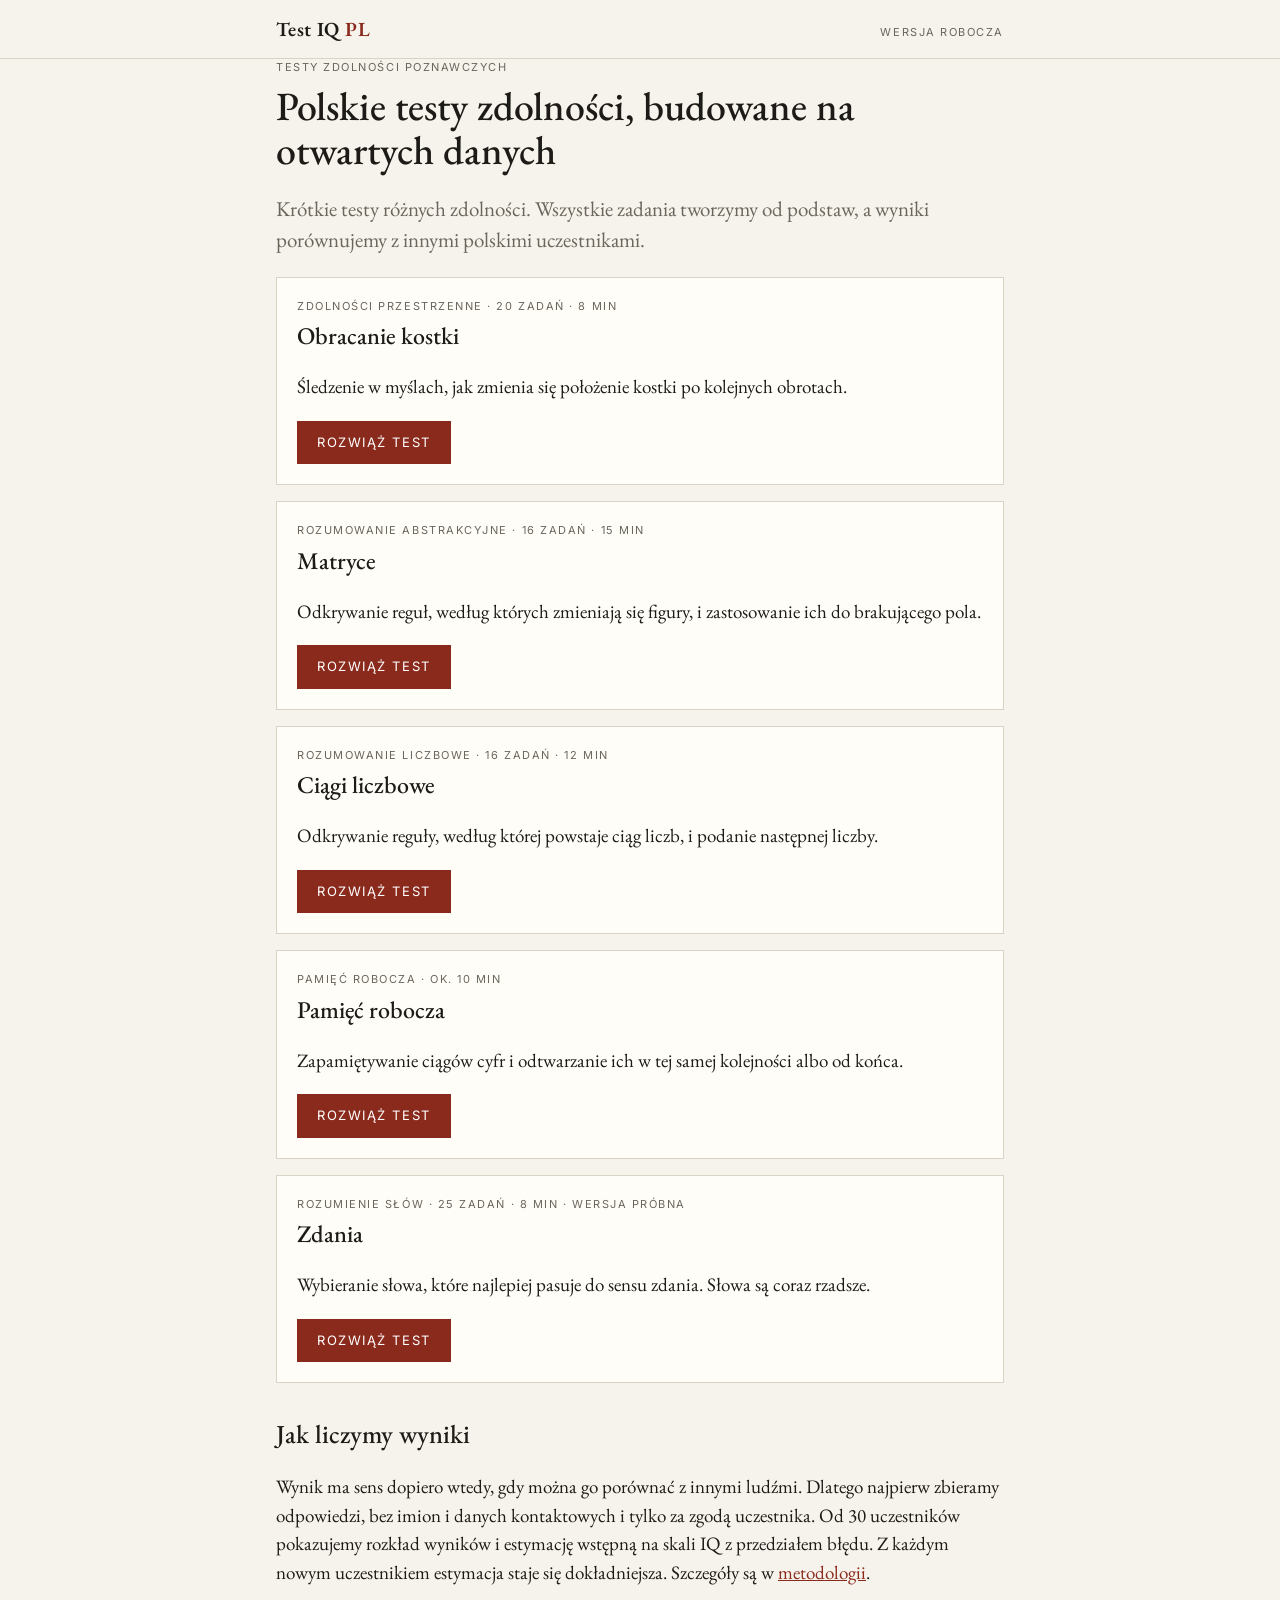
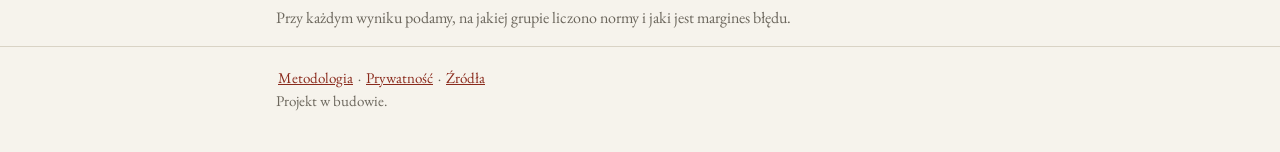
<file: index.html>
<!doctype html>
<html lang="pl">
<head>
<meta charset="utf-8">
<meta name="viewport" content="width=device-width, initial-scale=1">
<meta http-equiv="Content-Security-Policy" content="default-src 'self'; script-src 'self'; style-src 'self'; img-src 'self' data:; font-src 'self'; connect-src 'self' https://api.testyzdolnosci.pl; object-src 'none'; base-uri 'none'; form-action 'none'">
<meta name="referrer" content="strict-origin-when-cross-origin">
<title>Test IQ PL — testy zdolności poznawczych</title>
<link rel="stylesheet" href="assets/fonts.css">
<link rel="stylesheet" href="assets/style.css">
</head>
<body>
<header class="site"><div class="wrap">
  <a class="brand" href="./">Test IQ <span>PL</span></a>
  <span class="kicker">Wersja robocza</span>
</div></header>

<main class="wrap">
  <div class="kicker">Testy zdolności poznawczych</div>
  <h1>Polskie testy zdolności, budowane na otwartych danych</h1>
  <p class="lead">Krótkie testy różnych zdolności. Wszystkie zadania tworzymy od podstaw, a wyniki porównujemy z innymi polskimi uczestnikami.</p>

  <div class="card">
    <div class="kicker">Zdolności przestrzenne · 20 zadań · 8 min</div>
    <h3>Obracanie kostki</h3>
    <p>Śledzenie w myślach, jak zmienia się położenie kostki po kolejnych obrotach.</p>
    <a class="btn" href="kostka/">Rozwiąż test</a>
  </div>

  <div class="card">
    <div class="kicker">Rozumowanie abstrakcyjne · 16 zadań · 15 min</div>
    <h3>Matryce</h3>
    <p>Odkrywanie reguł, według których zmieniają się figury, i zastosowanie ich do brakującego pola.</p>
    <a class="btn" href="matryce/">Rozwiąż test</a>
  </div>

  <div class="card">
    <div class="kicker">Rozumowanie liczbowe · 16 zadań · 12 min</div>
    <h3>Ciągi liczbowe</h3>
    <p>Odkrywanie reguły, według której powstaje ciąg liczb, i podanie następnej liczby.</p>
    <a class="btn" href="ciagi/">Rozwiąż test</a>
  </div>

  <div class="card">
    <div class="kicker">Pamięć robocza · ok. 10 min</div>
    <h3>Pamięć robocza</h3>
    <p>Zapamiętywanie ciągów cyfr i odtwarzanie ich w tej samej kolejności albo od końca.</p>
    <a class="btn" href="pamiec/">Rozwiąż test</a>
  </div>

  <div class="card">
    <div class="kicker">Rozumienie słów · 25 zadań · 8 min · wersja próbna</div>
    <h3>Zdania</h3>
    <p>Wybieranie słowa, które najlepiej pasuje do sensu zdania. Słowa są coraz rzadsze.</p>
    <a class="btn" href="zdania/">Rozwiąż test</a>
  </div>

  <section id="profile" hidden></section>

  <h2>Jak liczymy wyniki</h2>
  <p>Wynik ma sens dopiero wtedy, gdy można go porównać z innymi ludźmi. Dlatego najpierw zbieramy odpowiedzi, bez imion i danych kontaktowych i tylko za zgodą uczestnika. Od 30 uczestników pokazujemy rozkład wyników i estymację wstępną na skali IQ z przedziałem błędu. Z każdym nowym uczestnikiem estymacja staje się dokładniejsza. Szczegóły są w <a href="metodologia/">metodologii</a>.</p>
  <p class="note">Przy każdym wyniku podamy, na jakiej grupie liczono normy i jaki jest margines błędu.</p>
</main>

<footer><div class="wrap">
  <nav class="footnav"><a href="metodologia/">Metodologia</a> · <a href="prywatnosc/">Prywatność</a> · <a href="zrodla/">Źródła</a></nav>Projekt w budowie.</div></footer>
<script src="assets/config.js"></script>
<script src="assets/testiq-common.js"></script>
<script src="assets/profile.js"></script>
<script src="app.js"></script>
</body>
</html>
</file>
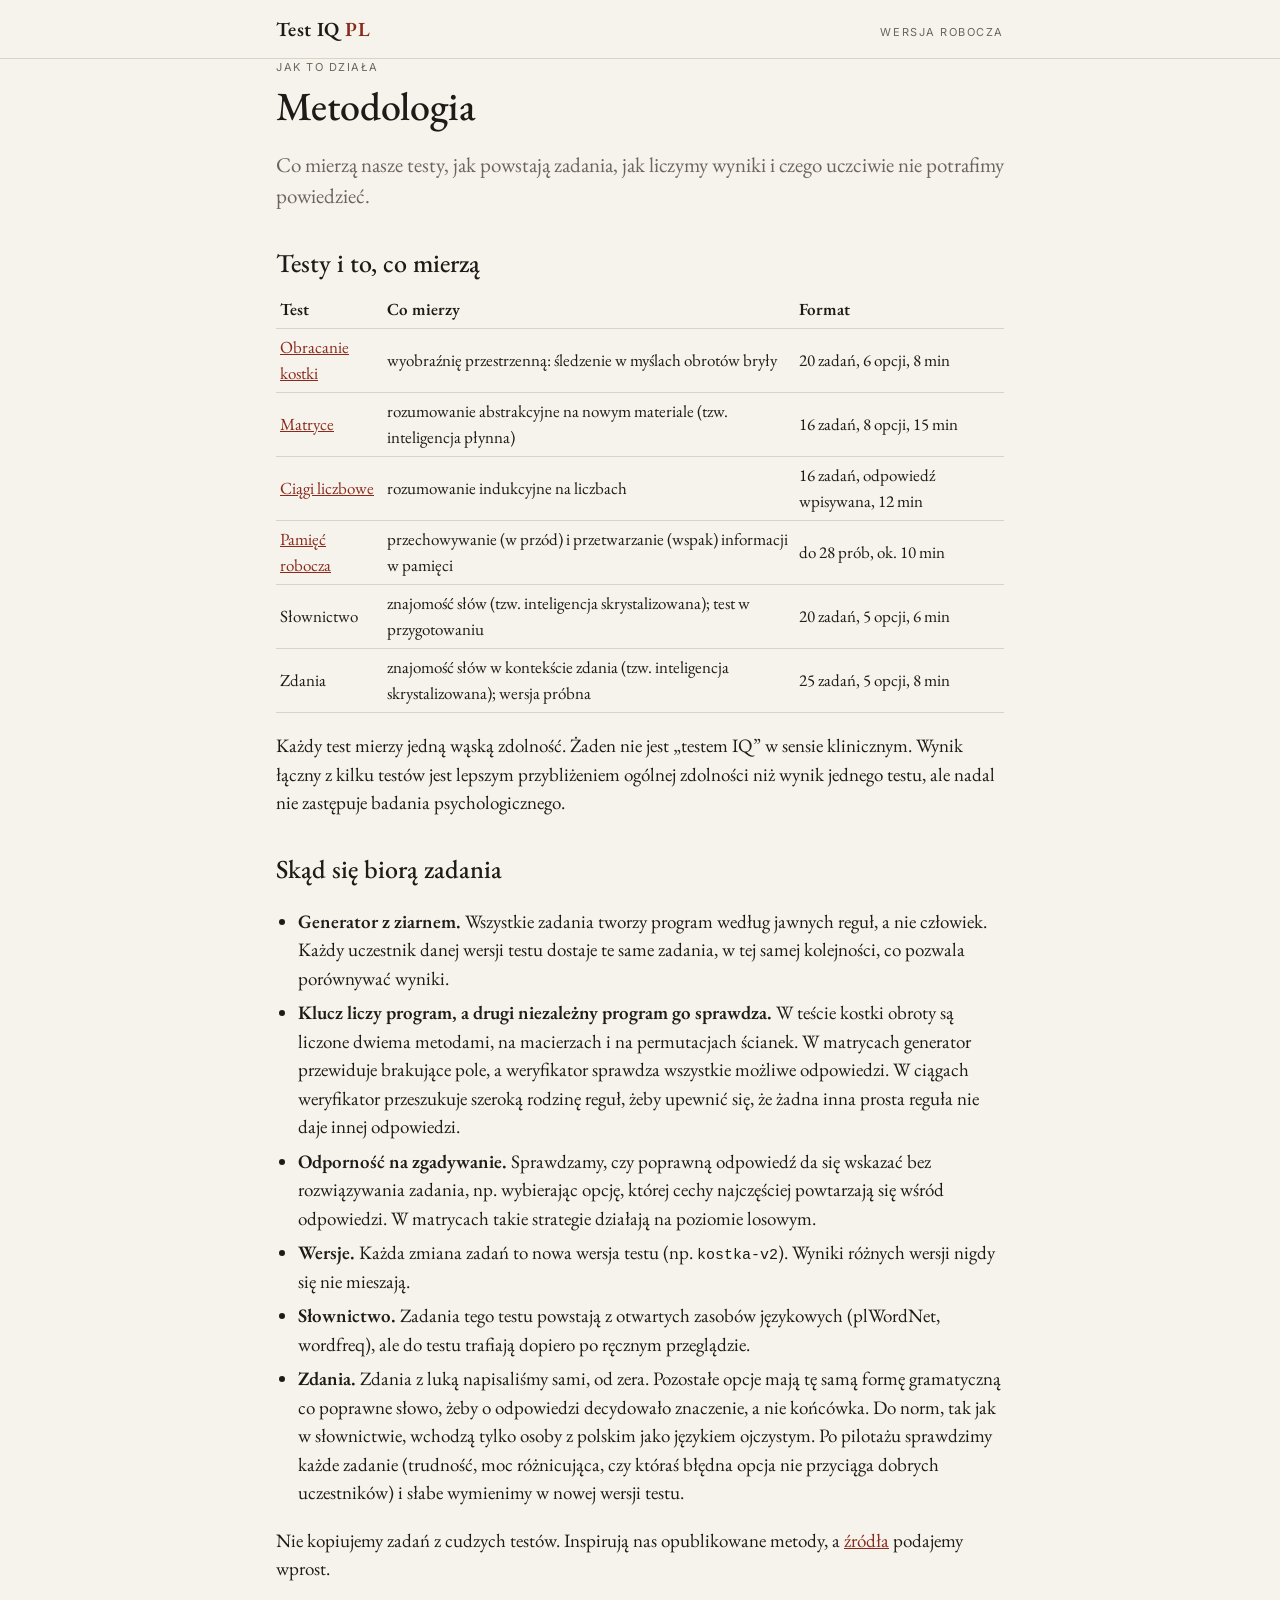
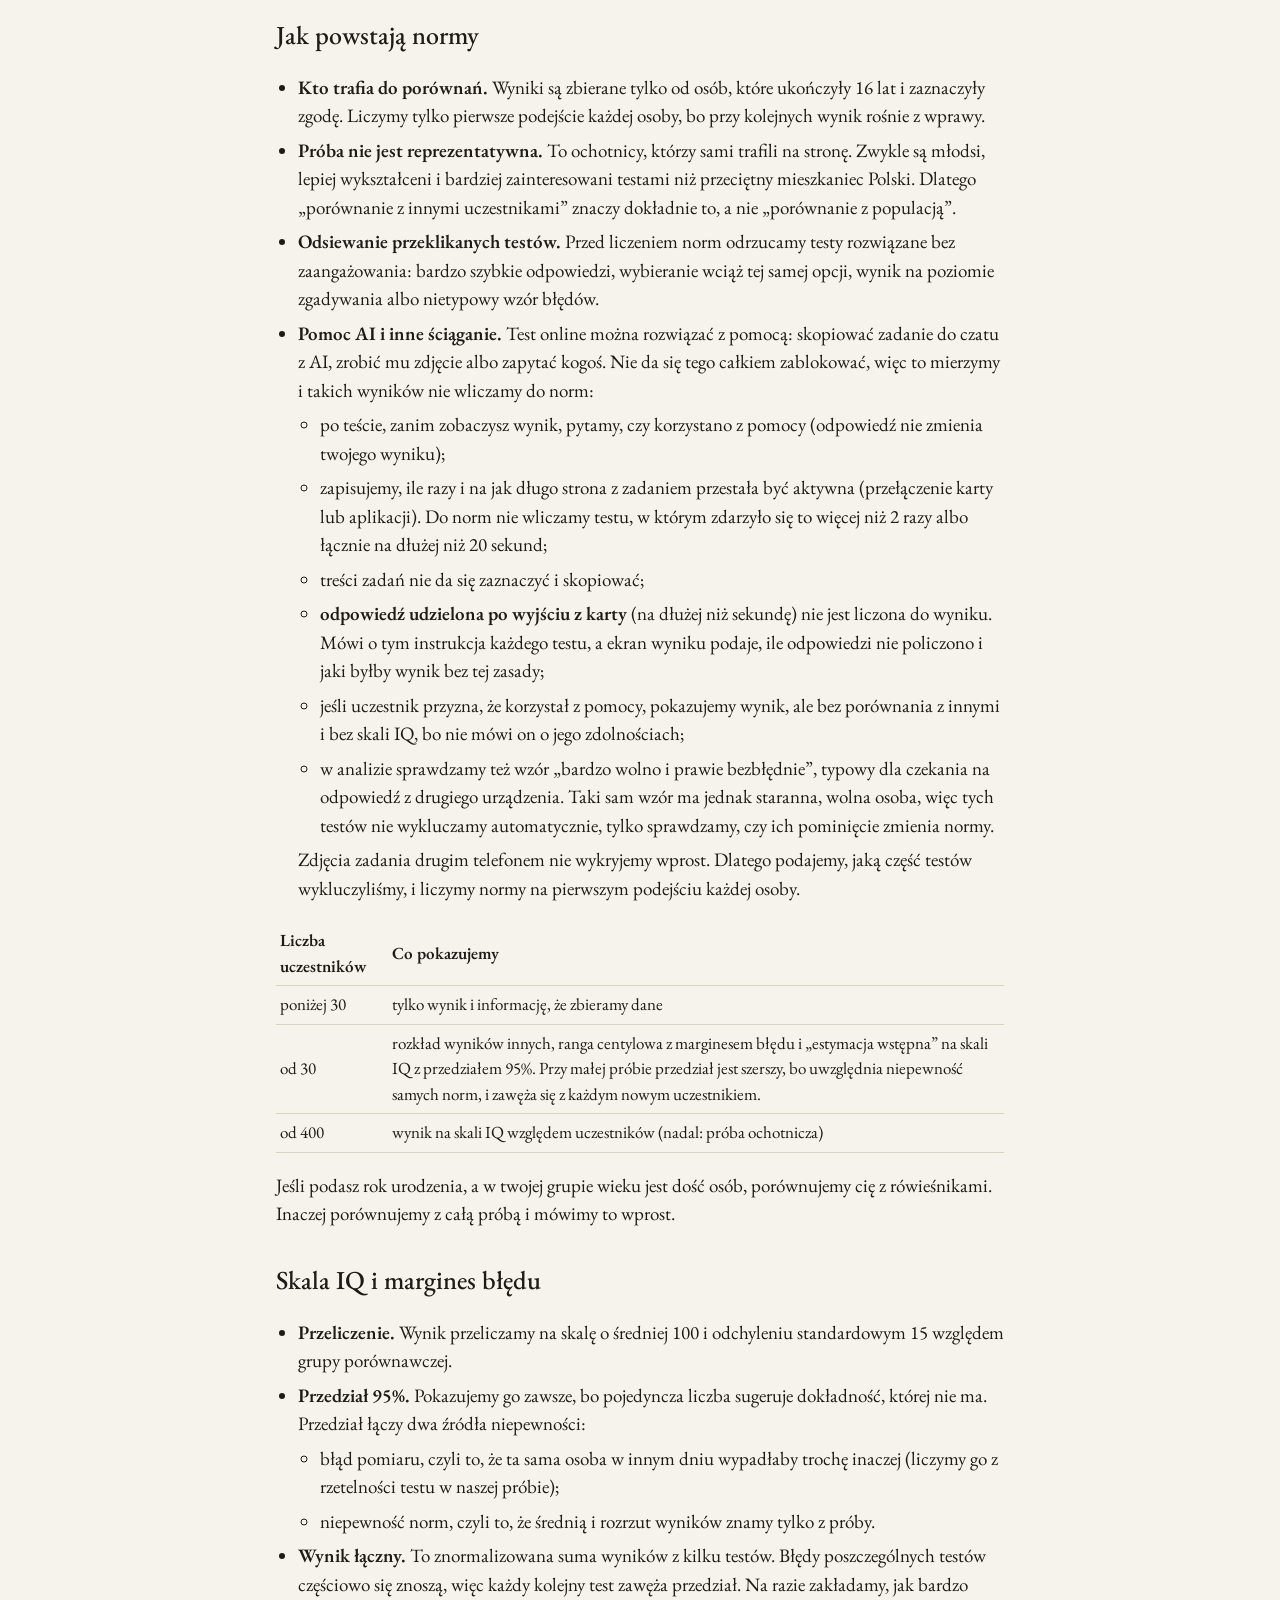
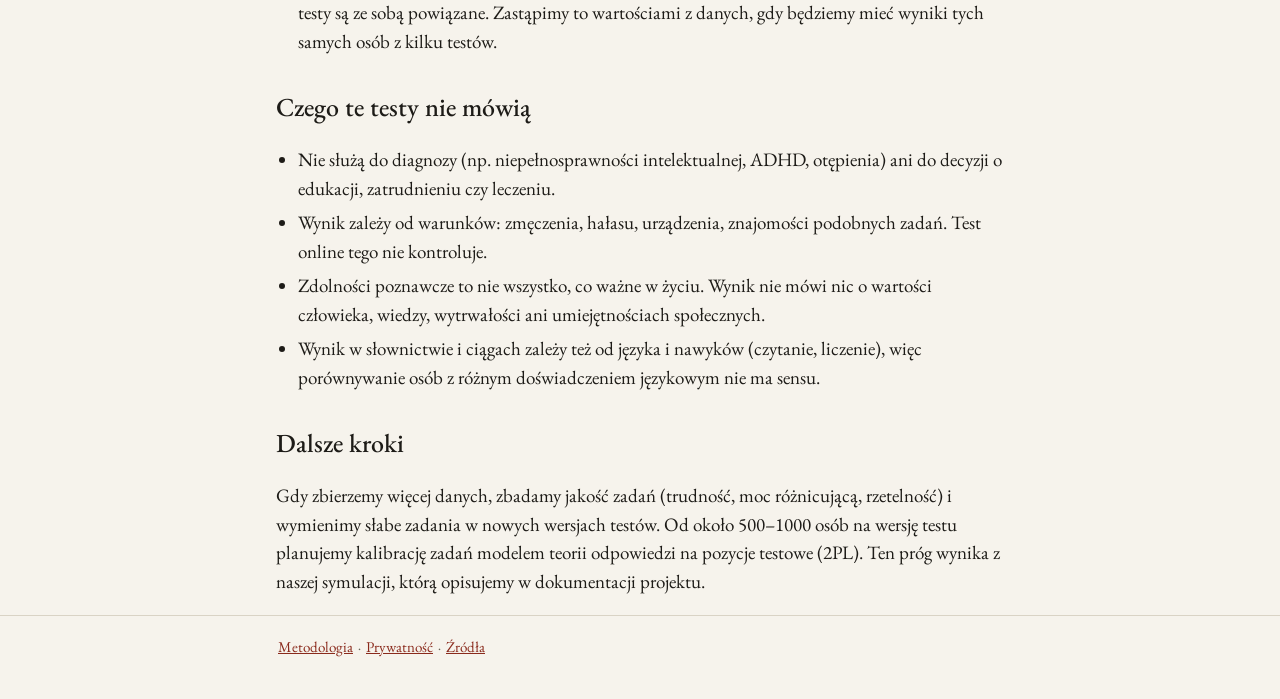
<file: metodologia/index.html>
<!doctype html>
<html lang="pl">
<head>
<meta charset="utf-8">
<meta name="viewport" content="width=device-width, initial-scale=1">
<meta http-equiv="Content-Security-Policy" content="default-src 'self'; script-src 'self'; style-src 'self'; img-src 'self' data:; font-src 'self'; connect-src 'self' https://api.testyzdolnosci.pl; object-src 'none'; base-uri 'none'; form-action 'none'">
<meta name="referrer" content="strict-origin-when-cross-origin">
<title>Metodologia — Test IQ PL</title>
<link rel="stylesheet" href="../assets/fonts.css">
<link rel="stylesheet" href="../assets/style.css">
</head>
<body>
<header class="site"><div class="wrap">
  <a class="brand" href="../">Test IQ <span>PL</span></a>
  <span class="kicker">Wersja robocza</span>
</div></header>
<main class="wrap prose">
<div class="kicker">Jak to działa</div>
<h1>Metodologia</h1>
<p class="lead">Co mierzą nasze testy, jak powstają zadania, jak liczymy wyniki i czego uczciwie nie potrafimy powiedzieć.</p>

<h2>Testy i to, co mierzą</h2>
<table class="res">
  <tr><th>Test</th><th>Co mierzy</th><th>Format</th></tr>
  <tr><td><a href="../kostka/">Obracanie kostki</a></td><td>wyobraźnię przestrzenną: śledzenie w myślach obrotów bryły</td><td>20 zadań, 6 opcji, 8 min</td></tr>
  <tr><td><a href="../matryce/">Matryce</a></td><td>rozumowanie abstrakcyjne na nowym materiale (tzw. inteligencja płynna)</td><td>16 zadań, 8 opcji, 15 min</td></tr>
  <tr><td><a href="../ciagi/">Ciągi liczbowe</a></td><td>rozumowanie indukcyjne na liczbach</td><td>16 zadań, odpowiedź wpisywana, 12 min</td></tr>
  <tr><td><a href="../pamiec/">Pamięć robocza</a></td><td>przechowywanie (w przód) i przetwarzanie (wspak) informacji w pamięci</td><td>do 28 prób, ok. 10 min</td></tr>
  <tr><td>Słownictwo</td><td>znajomość słów (tzw. inteligencja skrystalizowana); test w przygotowaniu</td><td>20 zadań, 5 opcji, 6 min</td></tr>
  <tr><td>Zdania</td><td>znajomość słów w kontekście zdania (tzw. inteligencja skrystalizowana); wersja próbna</td><td>25 zadań, 5 opcji, 8 min</td></tr>
</table>
<p>Każdy test mierzy jedną wąską zdolność. Żaden nie jest „testem IQ” w sensie klinicznym. Wynik łączny z kilku testów jest lepszym przybliżeniem ogólnej zdolności niż wynik jednego testu, ale nadal nie zastępuje badania psychologicznego.</p>

<h2>Skąd się biorą zadania</h2>
<ul>
  <li><strong>Generator z ziarnem.</strong> Wszystkie zadania tworzy program według jawnych reguł, a nie człowiek. Każdy uczestnik danej wersji testu dostaje te same zadania, w tej samej kolejności, co pozwala porównywać wyniki.</li>
  <li><strong>Klucz liczy program, a drugi niezależny program go sprawdza.</strong> W teście kostki obroty są liczone dwiema metodami, na macierzach i na permutacjach ścianek. W matrycach generator przewiduje brakujące pole, a weryfikator sprawdza wszystkie możliwe odpowiedzi. W ciągach weryfikator przeszukuje szeroką rodzinę reguł, żeby upewnić się, że żadna inna prosta reguła nie daje innej odpowiedzi.</li>
  <li><strong>Odporność na zgadywanie.</strong> Sprawdzamy, czy poprawną odpowiedź da się wskazać bez rozwiązywania zadania, np. wybierając opcję, której cechy najczęściej powtarzają się wśród odpowiedzi. W matrycach takie strategie działają na poziomie losowym.</li>
  <li><strong>Wersje.</strong> Każda zmiana zadań to nowa wersja testu (np. <code>kostka-v2</code>). Wyniki różnych wersji nigdy się nie mieszają.</li>
  <li><strong>Słownictwo.</strong> Zadania tego testu powstają z otwartych zasobów językowych (plWordNet, wordfreq), ale do testu trafiają dopiero po ręcznym przeglądzie.</li>
  <li><strong>Zdania.</strong> Zdania z luką napisaliśmy sami, od zera. Pozostałe opcje mają tę samą formę gramatyczną co poprawne słowo, żeby o odpowiedzi decydowało znaczenie, a nie końcówka. Do norm, tak jak w słownictwie, wchodzą tylko osoby z polskim jako językiem ojczystym. Po pilotażu sprawdzimy każde zadanie (trudność, moc różnicująca, czy któraś błędna opcja nie przyciąga dobrych uczestników) i słabe wymienimy w nowej wersji testu.</li>
</ul>
<p>Nie kopiujemy zadań z cudzych testów. Inspirują nas opublikowane metody, a <a href="../zrodla/">źródła</a> podajemy wprost.</p>

<h2>Jak powstają normy</h2>
<ul>
  <li><strong>Kto trafia do porównań.</strong> Wyniki są zbierane tylko od osób, które ukończyły 16 lat i zaznaczyły zgodę. Liczymy tylko pierwsze podejście każdej osoby, bo przy kolejnych wynik rośnie z wprawy.</li>
  <li><strong>Próba nie jest reprezentatywna.</strong> To ochotnicy, którzy sami trafili na stronę. Zwykle są młodsi, lepiej wykształceni i bardziej zainteresowani testami niż przeciętny mieszkaniec Polski. Dlatego „porównanie z innymi uczestnikami” znaczy dokładnie to, a nie „porównanie z populacją”.</li>
  <li><strong>Odsiewanie przeklikanych testów.</strong> Przed liczeniem norm odrzucamy testy rozwiązane bez zaangażowania: bardzo szybkie odpowiedzi, wybieranie wciąż tej samej opcji, wynik na poziomie zgadywania albo nietypowy wzór błędów.</li>
  <li><strong>Pomoc AI i inne ściąganie.</strong> Test online można rozwiązać z pomocą: skopiować zadanie do czatu z AI, zrobić mu zdjęcie albo zapytać kogoś. Nie da się tego całkiem zablokować, więc to mierzymy i takich wyników nie wliczamy do norm:
    <ul>
      <li>po teście, zanim zobaczysz wynik, pytamy, czy korzystano z pomocy (odpowiedź nie zmienia twojego wyniku);</li>
      <li>zapisujemy, ile razy i na jak długo strona z zadaniem przestała być aktywna (przełączenie karty lub aplikacji). Do norm nie wliczamy testu, w którym zdarzyło się to więcej niż 2 razy albo łącznie na dłużej niż 20 sekund;</li>
      <li>treści zadań nie da się zaznaczyć i skopiować;</li>
      <li><strong>odpowiedź udzielona po wyjściu z karty</strong> (na dłużej niż sekundę) nie jest liczona do wyniku. Mówi o tym instrukcja każdego testu, a ekran wyniku podaje, ile odpowiedzi nie policzono i jaki byłby wynik bez tej zasady;</li>
      <li>jeśli uczestnik przyzna, że korzystał z pomocy, pokazujemy wynik, ale bez porównania z innymi i bez skali IQ, bo nie mówi on o jego zdolnościach;</li>
      <li>w analizie sprawdzamy też wzór „bardzo wolno i prawie bezbłędnie”, typowy dla czekania na odpowiedź z drugiego urządzenia. Taki sam wzór ma jednak staranna, wolna osoba, więc tych testów nie wykluczamy automatycznie, tylko sprawdzamy, czy ich pominięcie zmienia normy.</li>
    </ul>
    Zdjęcia zadania drugim telefonem nie wykryjemy wprost. Dlatego podajemy, jaką część testów wykluczyliśmy, i liczymy normy na pierwszym podejściu każdej osoby.</li>
</ul>
<table class="res">
  <tr><th>Liczba uczestników</th><th>Co pokazujemy</th></tr>
  <tr><td>poniżej 30</td><td>tylko wynik i informację, że zbieramy dane</td></tr>
  <tr><td>od 30</td><td>rozkład wyników innych, ranga centylowa z marginesem błędu i „estymacja wstępna” na skali IQ z przedziałem 95%. Przy małej próbie przedział jest szerszy, bo uwzględnia niepewność samych norm, i zawęża się z każdym nowym uczestnikiem.</td></tr>
  <tr><td>od 400</td><td>wynik na skali IQ względem uczestników (nadal: próba ochotnicza)</td></tr>
</table>
<p>Jeśli podasz rok urodzenia, a w twojej grupie wieku jest dość osób, porównujemy cię z rówieśnikami. Inaczej porównujemy z całą próbą i mówimy to wprost.</p>

<h2>Skala IQ i margines błędu</h2>
<ul>
  <li><strong>Przeliczenie.</strong> Wynik przeliczamy na skalę o średniej 100 i odchyleniu standardowym 15 względem grupy porównawczej.</li>
  <li><strong>Przedział 95%.</strong> Pokazujemy go zawsze, bo pojedyncza liczba sugeruje dokładność, której nie ma. Przedział łączy dwa źródła niepewności:
    <ul>
      <li>błąd pomiaru, czyli to, że ta sama osoba w innym dniu wypadłaby trochę inaczej (liczymy go z rzetelności testu w naszej próbie);</li>
      <li>niepewność norm, czyli to, że średnią i rozrzut wyników znamy tylko z próby.</li>
    </ul>
  </li>
  <li><strong>Wynik łączny.</strong> To znormalizowana suma wyników z kilku testów. Błędy poszczególnych testów częściowo się znoszą, więc każdy kolejny test zawęża przedział. Na razie zakładamy, jak bardzo testy są ze sobą powiązane. Zastąpimy to wartościami z danych, gdy będziemy mieć wyniki tych samych osób z kilku testów.</li>
</ul>

<h2>Czego te testy nie mówią</h2>
<ul>
  <li>Nie służą do diagnozy (np. niepełnosprawności intelektualnej, ADHD, otępienia) ani do decyzji o edukacji, zatrudnieniu czy leczeniu.</li>
  <li>Wynik zależy od warunków: zmęczenia, hałasu, urządzenia, znajomości podobnych zadań. Test online tego nie kontroluje.</li>
  <li>Zdolności poznawcze to nie wszystko, co ważne w życiu. Wynik nie mówi nic o wartości człowieka, wiedzy, wytrwałości ani umiejętnościach społecznych.</li>
  <li>Wynik w słownictwie i ciągach zależy też od języka i nawyków (czytanie, liczenie), więc porównywanie osób z różnym doświadczeniem językowym nie ma sensu.</li>
</ul>

<h2>Dalsze kroki</h2>
<p>Gdy zbierzemy więcej danych, zbadamy jakość zadań (trudność, moc różnicującą, rzetelność) i wymienimy słabe zadania w nowych wersjach testów. Od około 500–1000 osób na wersję testu planujemy kalibrację zadań modelem teorii odpowiedzi na pozycje testowe (2PL). Ten próg wynika z naszej symulacji, którą opisujemy w dokumentacji projektu.</p>
</main>
<footer><div class="wrap">
  <nav class="footnav"><a href="../metodologia/">Metodologia</a> · <a href="../prywatnosc/">Prywatność</a> · <a href="../zrodla/">Źródła</a></nav>
</div></footer>
</body>
</html>
</file>
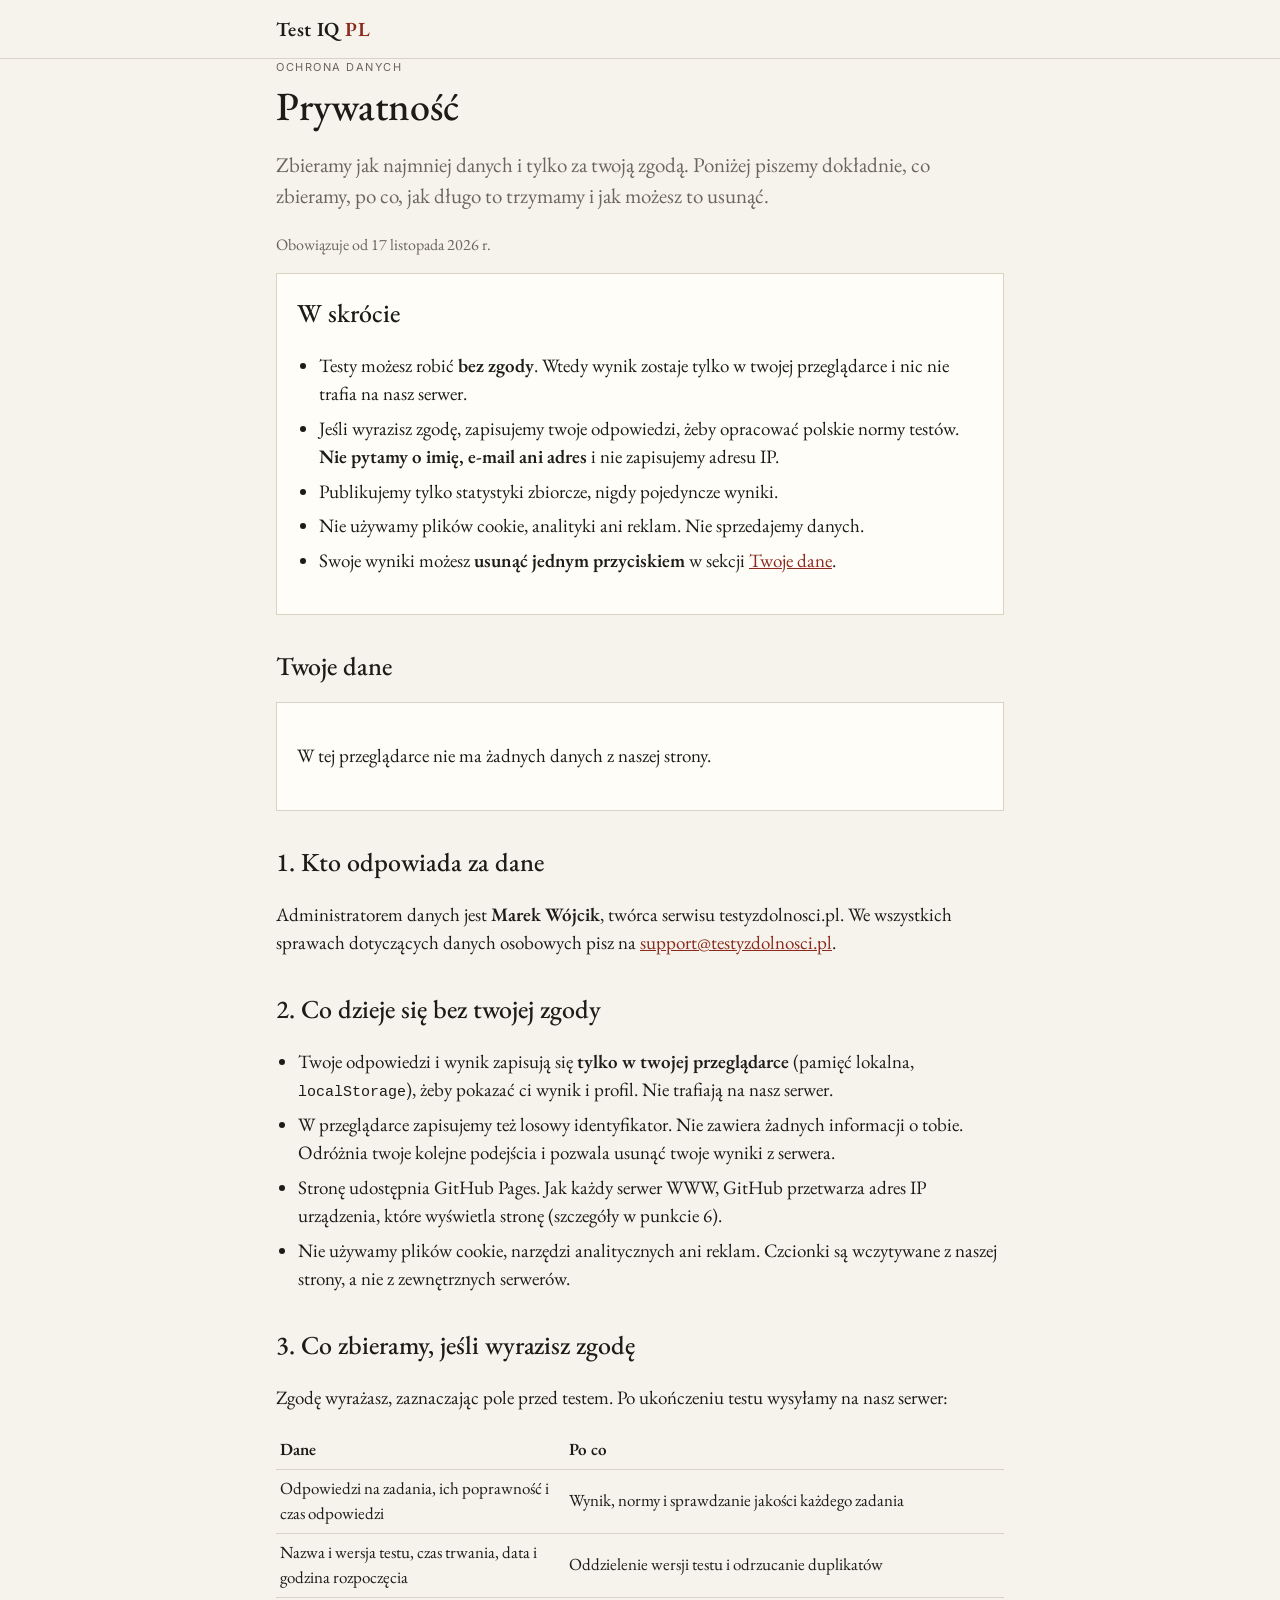
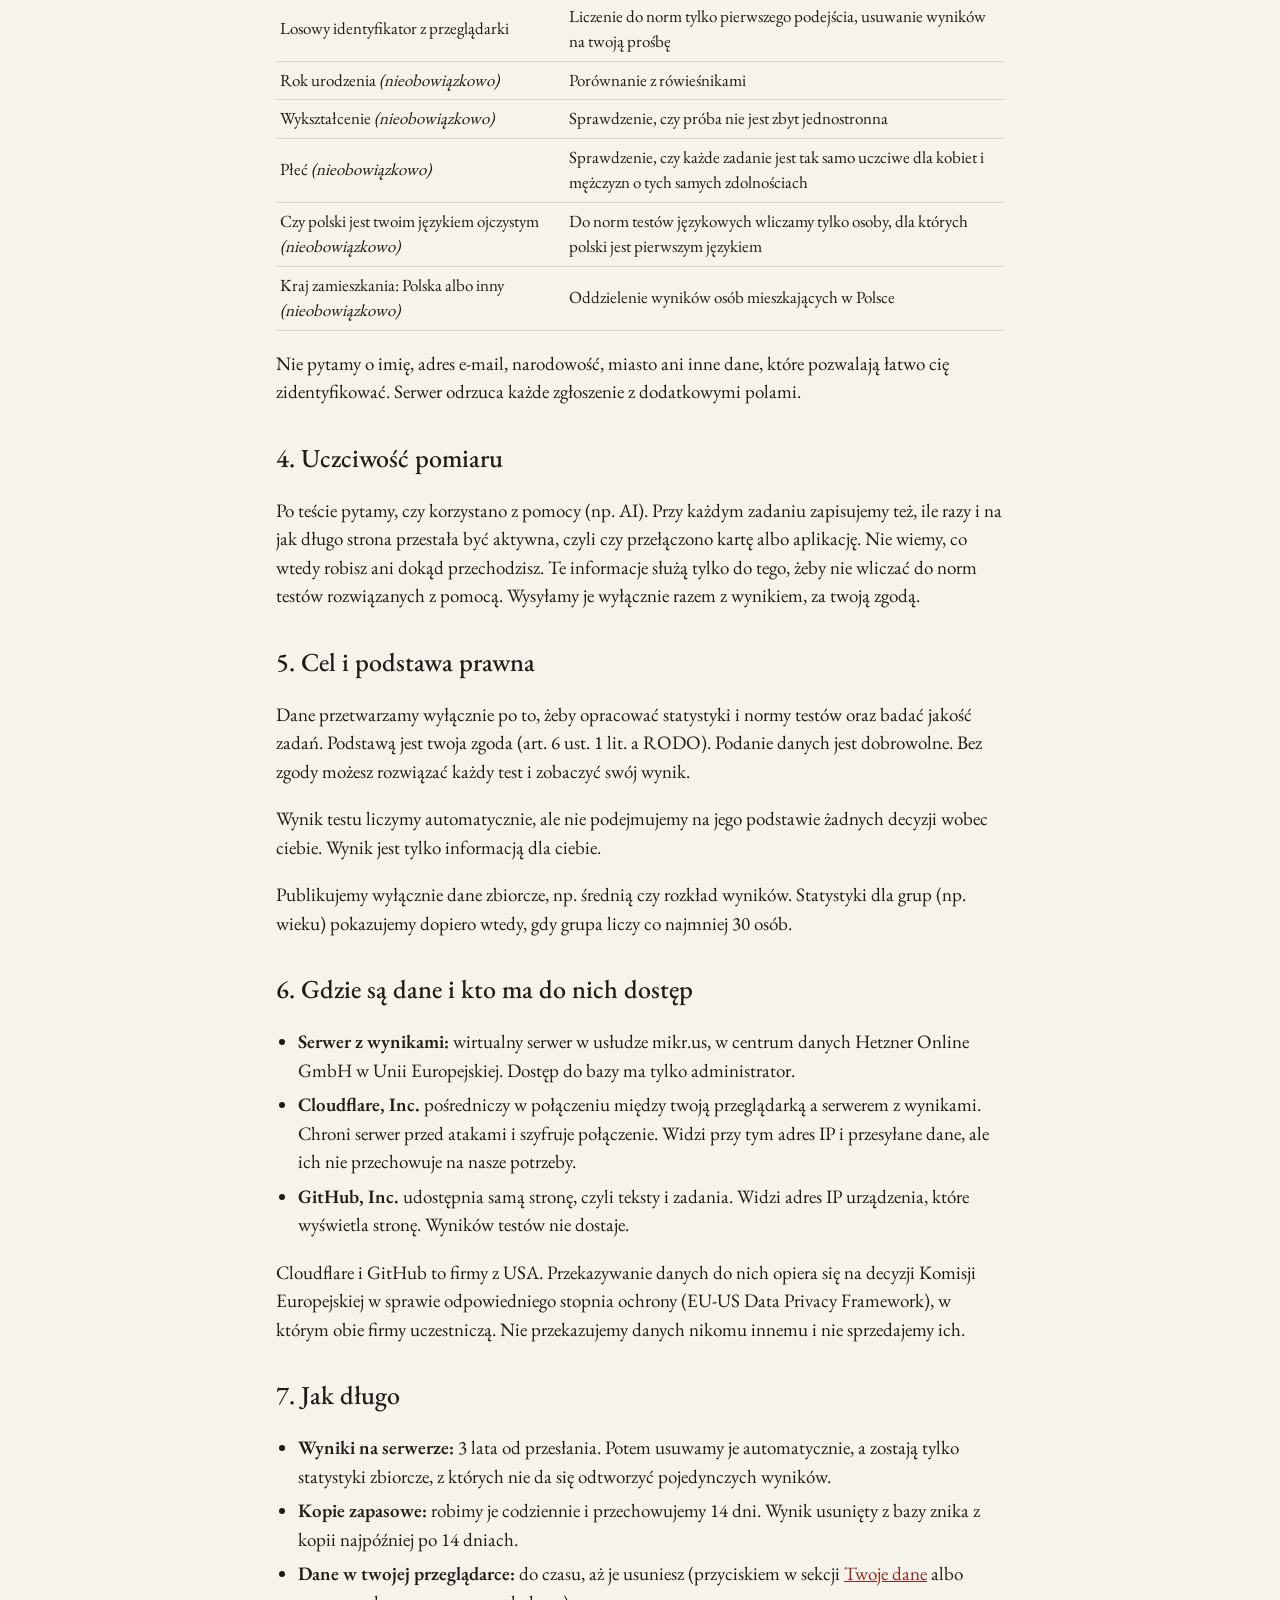
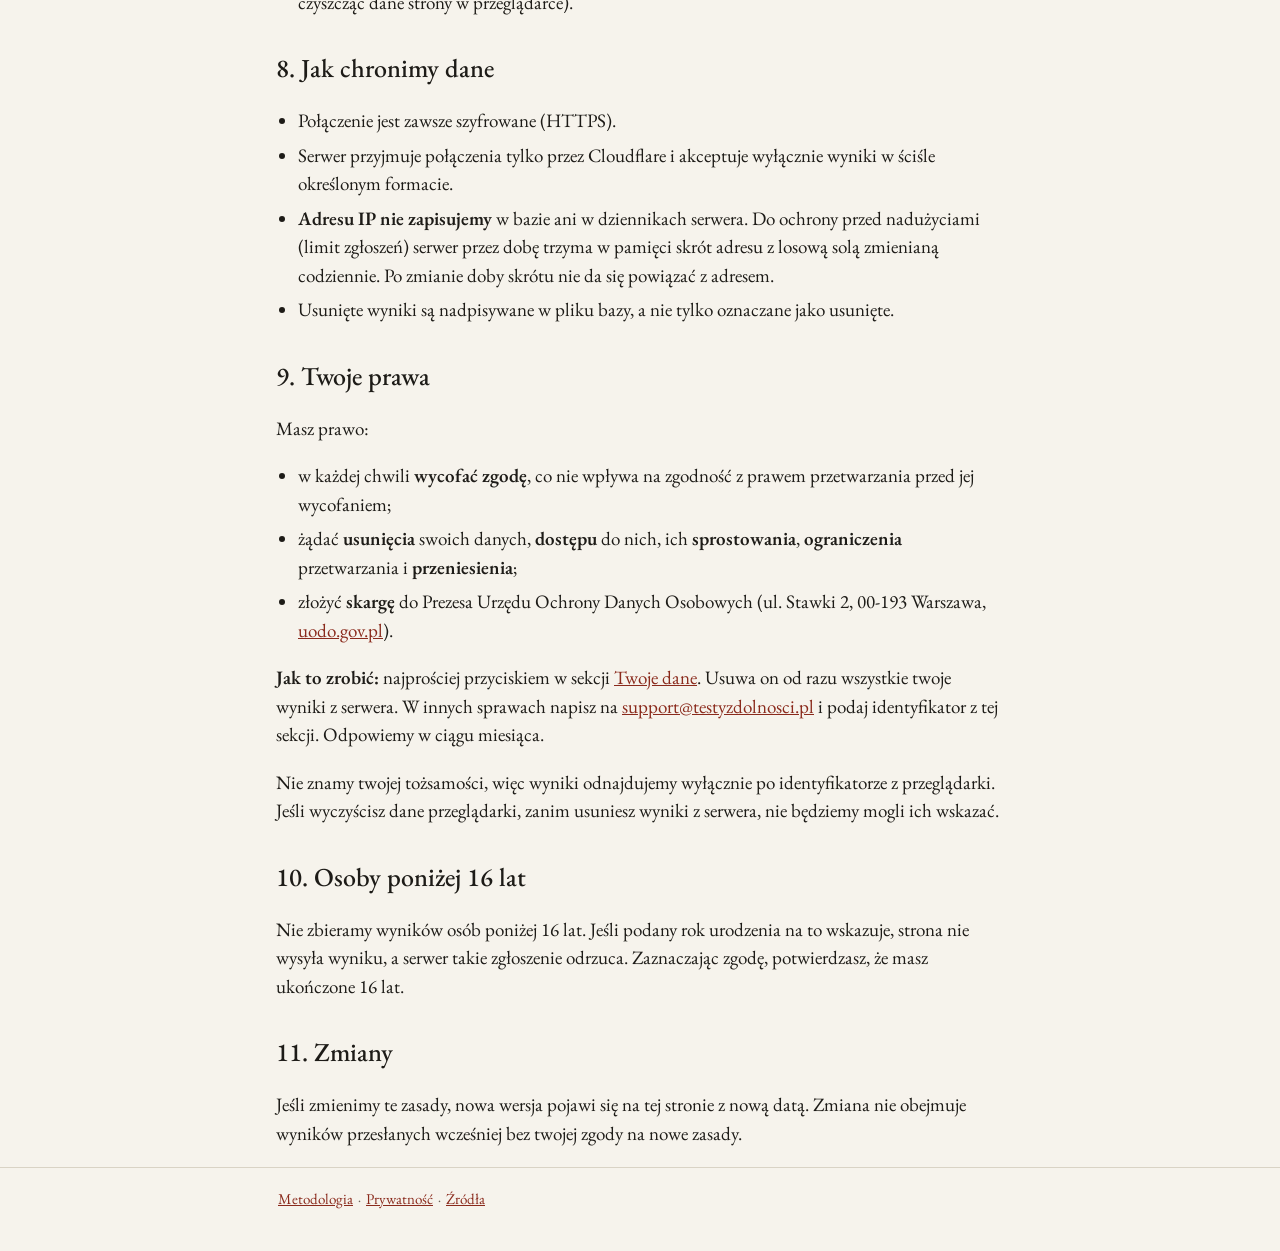
<file: prywatnosc/index.html>
<!doctype html>
<html lang="pl">
<head>
<meta charset="utf-8">
<meta name="viewport" content="width=device-width, initial-scale=1">
<meta http-equiv="Content-Security-Policy" content="default-src 'self'; script-src 'self'; style-src 'self'; img-src 'self' data:; font-src 'self'; connect-src 'self' https://api.testyzdolnosci.pl; object-src 'none'; base-uri 'none'; form-action 'none'">
<meta name="referrer" content="strict-origin-when-cross-origin">
<title>Prywatność — Test IQ PL</title>
<meta name="description" content="Jakie dane zbieramy w testach zdolności, po co, jak długo je trzymamy i jak usunąć swoje wyniki.">
<link rel="stylesheet" href="../assets/fonts.css">
<link rel="stylesheet" href="../assets/style.css">
</head>
<body>
<header class="site"><div class="wrap">
  <a class="brand" href="../">Test IQ <span>PL</span></a>
</div></header>
<main class="wrap prose">
<div class="kicker">Ochrona danych</div>
<h1>Prywatność</h1>
<p class="lead">Zbieramy jak najmniej danych i tylko za twoją zgodą. Poniżej piszemy dokładnie, co zbieramy, po co, jak długo to trzymamy i jak możesz to usunąć.</p>
<p class="note">Obowiązuje od 17 listopada 2026 r.</p>

<div class="card summary">
  <h2>W skrócie</h2>
  <ul>
    <li>Testy możesz robić <strong>bez zgody</strong>. Wtedy wynik zostaje tylko w twojej przeglądarce i nic nie trafia na nasz serwer.</li>
    <li>Jeśli wyrazisz zgodę, zapisujemy twoje odpowiedzi, żeby opracować polskie normy testów. <strong>Nie pytamy o imię, e-mail ani adres</strong> i nie zapisujemy adresu IP.</li>
    <li>Publikujemy tylko statystyki zbiorcze, nigdy pojedyncze wyniki.</li>
    <li>Nie używamy plików cookie, analityki ani reklam. Nie sprzedajemy danych.</li>
    <li>Swoje wyniki możesz <strong>usunąć jednym przyciskiem</strong> w sekcji <a href="#twoje-dane">Twoje dane</a>.</li>
  </ul>
</div>

<h2 id="twoje-dane">Twoje dane</h2>
<div id="mine" class="card">
  <p>Ładowanie…</p>
</div>

<h2>1. Kto odpowiada za dane</h2>
<p>Administratorem danych jest <strong>Marek Wójcik</strong>, twórca serwisu testyzdolnosci.pl. We wszystkich sprawach dotyczących danych osobowych pisz na <a href="mailto:support@testyzdolnosci.pl">support@testyzdolnosci.pl</a>.</p>

<h2>2. Co dzieje się bez twojej zgody</h2>
<ul>
  <li>Twoje odpowiedzi i wynik zapisują się <strong>tylko w twojej przeglądarce</strong> (pamięć lokalna, <code>localStorage</code>), żeby pokazać ci wynik i profil. Nie trafiają na nasz serwer.</li>
  <li>W przeglądarce zapisujemy też losowy identyfikator. Nie zawiera żadnych informacji o tobie. Odróżnia twoje kolejne podejścia i pozwala usunąć twoje wyniki z serwera.</li>
  <li>Stronę udostępnia GitHub Pages. Jak każdy serwer WWW, GitHub przetwarza adres IP urządzenia, które wyświetla stronę (szczegóły w punkcie 6).</li>
  <li>Nie używamy plików cookie, narzędzi analitycznych ani reklam. Czcionki są wczytywane z naszej strony, a nie z zewnętrznych serwerów.</li>
</ul>

<h2>3. Co zbieramy, jeśli wyrazisz zgodę</h2>
<p>Zgodę wyrażasz, zaznaczając pole przed testem. Po ukończeniu testu wysyłamy na nasz serwer:</p>
<table class="res">
  <tr><th>Dane</th><th>Po co</th></tr>
  <tr><td>Odpowiedzi na zadania, ich poprawność i czas odpowiedzi</td><td>Wynik, normy i sprawdzanie jakości każdego zadania</td></tr>
  <tr><td>Nazwa i wersja testu, czas trwania, data i godzina rozpoczęcia</td><td>Oddzielenie wersji testu i odrzucanie duplikatów</td></tr>
  <tr><td>Losowy identyfikator z przeglądarki</td><td>Liczenie do norm tylko pierwszego podejścia, usuwanie wyników na twoją prośbę</td></tr>
  <tr><td>Rok urodzenia <em>(nieobowiązkowo)</em></td><td>Porównanie z rówieśnikami</td></tr>
  <tr><td>Wykształcenie <em>(nieobowiązkowo)</em></td><td>Sprawdzenie, czy próba nie jest zbyt jednostronna</td></tr>
  <tr><td>Płeć <em>(nieobowiązkowo)</em></td><td>Sprawdzenie, czy każde zadanie jest tak samo uczciwe dla kobiet i mężczyzn o tych samych zdolnościach</td></tr>
  <tr><td>Czy polski jest twoim językiem ojczystym <em>(nieobowiązkowo)</em></td><td>Do norm testów językowych wliczamy tylko osoby, dla których polski jest pierwszym językiem</td></tr>
  <tr><td>Kraj zamieszkania: Polska albo inny <em>(nieobowiązkowo)</em></td><td>Oddzielenie wyników osób mieszkających w Polsce</td></tr>
</table>
<p>Nie pytamy o imię, adres e-mail, narodowość, miasto ani inne dane, które pozwalają łatwo cię zidentyfikować. Serwer odrzuca każde zgłoszenie z dodatkowymi polami.</p>

<h2>4. Uczciwość pomiaru</h2>
<p>Po teście pytamy, czy korzystano z pomocy (np. AI). Przy każdym zadaniu zapisujemy też, ile razy i na jak długo strona przestała być aktywna, czyli czy przełączono kartę albo aplikację. Nie wiemy, co wtedy robisz ani dokąd przechodzisz. Te informacje służą tylko do tego, żeby nie wliczać do norm testów rozwiązanych z pomocą. Wysyłamy je wyłącznie razem z wynikiem, za twoją zgodą.</p>

<h2>5. Cel i podstawa prawna</h2>
<p>Dane przetwarzamy wyłącznie po to, żeby opracować statystyki i normy testów oraz badać jakość zadań. Podstawą jest twoja zgoda (art. 6 ust. 1 lit. a RODO). Podanie danych jest dobrowolne. Bez zgody możesz rozwiązać każdy test i zobaczyć swój wynik.</p>
<p>Wynik testu liczymy automatycznie, ale nie podejmujemy na jego podstawie żadnych decyzji wobec ciebie. Wynik jest tylko informacją dla ciebie.</p>
<p>Publikujemy wyłącznie dane zbiorcze, np. średnią czy rozkład wyników. Statystyki dla grup (np. wieku) pokazujemy dopiero wtedy, gdy grupa liczy co najmniej 30 osób.</p>

<h2>6. Gdzie są dane i kto ma do nich dostęp</h2>
<ul>
  <li><strong>Serwer z wynikami:</strong> wirtualny serwer w usłudze mikr.us, w centrum danych Hetzner Online GmbH w Unii Europejskiej. Dostęp do bazy ma tylko administrator.</li>
  <li><strong>Cloudflare, Inc.</strong> pośredniczy w połączeniu między twoją przeglądarką a serwerem z wynikami. Chroni serwer przed atakami i szyfruje połączenie. Widzi przy tym adres IP i przesyłane dane, ale ich nie przechowuje na nasze potrzeby.</li>
  <li><strong>GitHub, Inc.</strong> udostępnia samą stronę, czyli teksty i zadania. Widzi adres IP urządzenia, które wyświetla stronę. Wyników testów nie dostaje.</li>
</ul>
<p>Cloudflare i GitHub to firmy z USA. Przekazywanie danych do nich opiera się na decyzji Komisji Europejskiej w sprawie odpowiedniego stopnia ochrony (EU-US Data Privacy Framework), w którym obie firmy uczestniczą. Nie przekazujemy danych nikomu innemu i nie sprzedajemy ich.</p>

<h2>7. Jak długo</h2>
<ul>
  <li><strong>Wyniki na serwerze:</strong> 3 lata od przesłania. Potem usuwamy je automatycznie, a zostają tylko statystyki zbiorcze, z których nie da się odtworzyć pojedynczych wyników.</li>
  <li><strong>Kopie zapasowe:</strong> robimy je codziennie i przechowujemy 14 dni. Wynik usunięty z bazy znika z kopii najpóźniej po 14 dniach.</li>
  <li><strong>Dane w twojej przeglądarce:</strong> do czasu, aż je usuniesz (przyciskiem w sekcji <a href="#twoje-dane">Twoje dane</a> albo czyszcząc dane strony w przeglądarce).</li>
</ul>

<h2>8. Jak chronimy dane</h2>
<ul>
  <li>Połączenie jest zawsze szyfrowane (HTTPS).</li>
  <li>Serwer przyjmuje połączenia tylko przez Cloudflare i akceptuje wyłącznie wyniki w ściśle określonym formacie.</li>
  <li><strong>Adresu IP nie zapisujemy</strong> w bazie ani w dziennikach serwera. Do ochrony przed nadużyciami (limit zgłoszeń) serwer przez dobę trzyma w pamięci skrót adresu z losową solą zmienianą codziennie. Po zmianie doby skrótu nie da się powiązać z adresem.</li>
  <li>Usunięte wyniki są nadpisywane w pliku bazy, a nie tylko oznaczane jako usunięte.</li>
</ul>

<h2>9. Twoje prawa</h2>
<p>Masz prawo:</p>
<ul>
  <li>w każdej chwili <strong>wycofać zgodę</strong>, co nie wpływa na zgodność z prawem przetwarzania przed jej wycofaniem;</li>
  <li>żądać <strong>usunięcia</strong> swoich danych, <strong>dostępu</strong> do nich, ich <strong>sprostowania</strong>, <strong>ograniczenia</strong> przetwarzania i <strong>przeniesienia</strong>;</li>
  <li>złożyć <strong>skargę</strong> do Prezesa Urzędu Ochrony Danych Osobowych (ul. Stawki 2, 00-193 Warszawa, <a href="https://uodo.gov.pl">uodo.gov.pl</a>).</li>
</ul>
<p><strong>Jak to zrobić:</strong> najprościej przyciskiem w sekcji <a href="#twoje-dane">Twoje dane</a>. Usuwa on od razu wszystkie twoje wyniki z serwera. W innych sprawach napisz na <a href="mailto:support@testyzdolnosci.pl">support@testyzdolnosci.pl</a> i podaj identyfikator z tej sekcji. Odpowiemy w ciągu miesiąca.</p>
<p>Nie znamy twojej tożsamości, więc wyniki odnajdujemy wyłącznie po identyfikatorze z przeglądarki. Jeśli wyczyścisz dane przeglądarki, zanim usuniesz wyniki z serwera, nie będziemy mogli ich wskazać.</p>

<h2>10. Osoby poniżej 16 lat</h2>
<p>Nie zbieramy wyników osób poniżej 16 lat. Jeśli podany rok urodzenia na to wskazuje, strona nie wysyła wyniku, a serwer takie zgłoszenie odrzuca. Zaznaczając zgodę, potwierdzasz, że masz ukończone 16 lat.</p>

<h2>11. Zmiany</h2>
<p>Jeśli zmienimy te zasady, nowa wersja pojawi się na tej stronie z nową datą. Zmiana nie obejmuje wyników przesłanych wcześniej bez twojej zgody na nowe zasady.</p>
</main>
<footer><div class="wrap">
  <nav class="footnav"><a href="../metodologia/">Metodologia</a> · <a href="../prywatnosc/">Prywatność</a> · <a href="../zrodla/">Źródła</a></nav>
</div></footer>
<script src="../assets/config.js"></script>
<script src="../assets/testiq-common.js"></script>
<script src="app.js"></script>
</body>
</html>
</file>
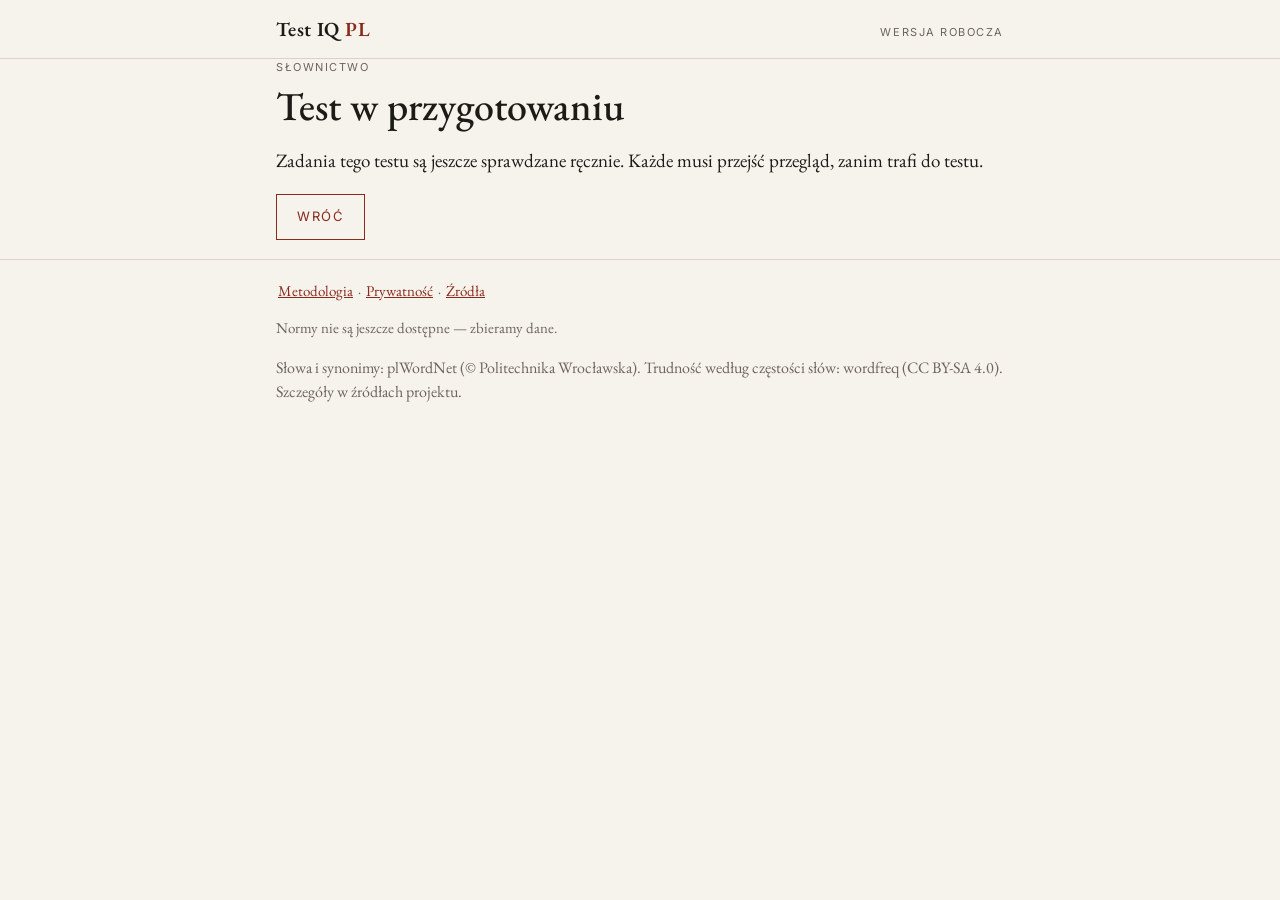
<file: slownictwo/index.html>
<!doctype html>
<html lang="pl">
<head>
<meta charset="utf-8">
<meta name="viewport" content="width=device-width, initial-scale=1">
<meta http-equiv="Content-Security-Policy" content="default-src 'self'; script-src 'self'; style-src 'self'; img-src 'self' data:; font-src 'self'; connect-src 'self' https://api.testyzdolnosci.pl; object-src 'none'; base-uri 'none'; form-action 'none'">
<meta name="referrer" content="strict-origin-when-cross-origin">
<title>Słownictwo — Test IQ PL</title>
<link rel="stylesheet" href="../assets/fonts.css">
<link rel="stylesheet" href="../assets/style.css">
</head>
<body>
<header class="site"><div class="wrap">
  <a class="brand" href="../">Test IQ <span>PL</span></a>
  <span class="kicker">Wersja robocza</span>
</div></header>

<main class="wrap" id="app"></main>

<footer><div class="wrap">
  <nav class="footnav"><a href="../metodologia/">Metodologia</a> · <a href="../prywatnosc/">Prywatność</a> · <a href="../zrodla/">Źródła</a></nav>
  <p>Normy nie są jeszcze dostępne — zbieramy dane.</p>
  <p class="note" id="notice">Słowa i synonimy: plWordNet (© Politechnika Wrocławska). Trudność według częstości słów: wordfreq (CC BY-SA 4.0). Szczegóły w źródłach projektu.</p>
</div></footer>

<script src="../assets/config.js"></script>
<script src="../assets/testiq-common.js"></script>
<script src="../assets/test-runner.js"></script>
<script src="../assets/vocab-core.js"></script>
<script src="app.js"></script>
</body>
</html>
</file>
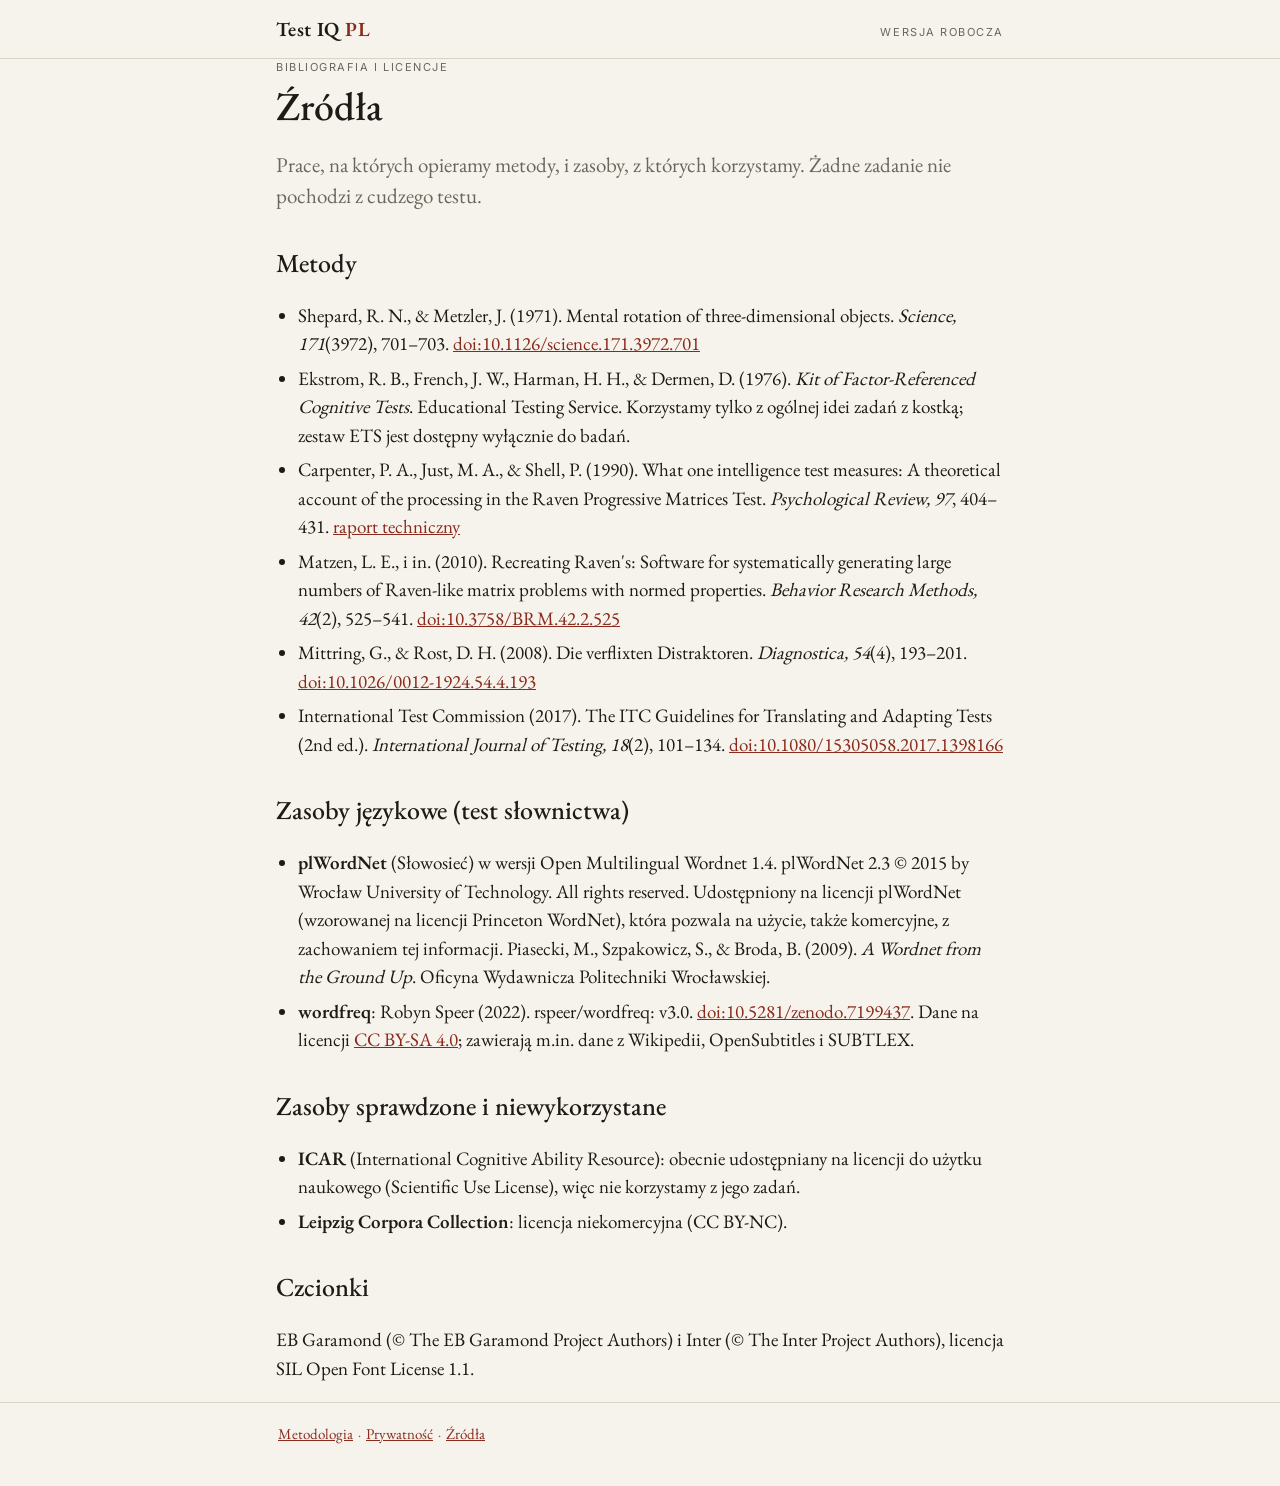
<file: zrodla/index.html>
<!doctype html>
<html lang="pl">
<head>
<meta charset="utf-8">
<meta name="viewport" content="width=device-width, initial-scale=1">
<meta http-equiv="Content-Security-Policy" content="default-src 'self'; script-src 'self'; style-src 'self'; img-src 'self' data:; font-src 'self'; connect-src 'self' https://api.testyzdolnosci.pl; object-src 'none'; base-uri 'none'; form-action 'none'">
<meta name="referrer" content="strict-origin-when-cross-origin">
<title>Źródła — Test IQ PL</title>
<link rel="stylesheet" href="../assets/fonts.css">
<link rel="stylesheet" href="../assets/style.css">
</head>
<body>
<header class="site"><div class="wrap">
  <a class="brand" href="../">Test IQ <span>PL</span></a>
  <span class="kicker">Wersja robocza</span>
</div></header>
<main class="wrap prose">
<div class="kicker">Bibliografia i licencje</div>
<h1>Źródła</h1>
<p class="lead">Prace, na których opieramy metody, i zasoby, z których korzystamy. Żadne zadanie nie pochodzi z cudzego testu.</p>

<h2>Metody</h2>
<ul>
  <li>Shepard, R. N., &amp; Metzler, J. (1971). Mental rotation of three-dimensional objects. <em>Science, 171</em>(3972), 701–703. <a href="https://doi.org/10.1126/science.171.3972.701">doi:10.1126/science.171.3972.701</a></li>
  <li>Ekstrom, R. B., French, J. W., Harman, H. H., &amp; Dermen, D. (1976). <em>Kit of Factor-Referenced Cognitive Tests</em>. Educational Testing Service. Korzystamy tylko z ogólnej idei zadań z kostką; zestaw ETS jest dostępny wyłącznie do badań.</li>
  <li>Carpenter, P. A., Just, M. A., &amp; Shell, P. (1990). What one intelligence test measures: A theoretical account of the processing in the Raven Progressive Matrices Test. <em>Psychological Review, 97</em>, 404–431. <a href="https://apps.dtic.mil/sti/pdfs/ADA221448.pdf">raport techniczny</a></li>
  <li>Matzen, L. E., i in. (2010). Recreating Raven's: Software for systematically generating large numbers of Raven-like matrix problems with normed properties. <em>Behavior Research Methods, 42</em>(2), 525–541. <a href="https://doi.org/10.3758/BRM.42.2.525">doi:10.3758/BRM.42.2.525</a></li>
  <li>Mittring, G., &amp; Rost, D. H. (2008). Die verflixten Distraktoren. <em>Diagnostica, 54</em>(4), 193–201. <a href="https://doi.org/10.1026/0012-1924.54.4.193">doi:10.1026/0012-1924.54.4.193</a></li>
  <li>International Test Commission (2017). The ITC Guidelines for Translating and Adapting Tests (2nd ed.). <em>International Journal of Testing, 18</em>(2), 101–134. <a href="https://doi.org/10.1080/15305058.2017.1398166">doi:10.1080/15305058.2017.1398166</a></li>
</ul>

<h2>Zasoby językowe (test słownictwa)</h2>
<ul>
  <li><strong>plWordNet</strong> (Słowosieć) w wersji Open Multilingual Wordnet 1.4. plWordNet 2.3 © 2015 by Wrocław University of Technology. All rights reserved. Udostępniony na licencji plWordNet (wzorowanej na licencji Princeton WordNet), która pozwala na użycie, także komercyjne, z zachowaniem tej informacji. Piasecki, M., Szpakowicz, S., &amp; Broda, B. (2009). <em>A Wordnet from the Ground Up</em>. Oficyna Wydawnicza Politechniki Wrocławskiej.</li>
  <li><strong>wordfreq</strong>: Robyn Speer (2022). rspeer/wordfreq: v3.0. <a href="https://doi.org/10.5281/zenodo.7199437">doi:10.5281/zenodo.7199437</a>. Dane na licencji <a href="https://creativecommons.org/licenses/by-sa/4.0/">CC BY-SA 4.0</a>; zawierają m.in. dane z Wikipedii, OpenSubtitles i SUBTLEX.</li>
</ul>

<h2>Zasoby sprawdzone i niewykorzystane</h2>
<ul>
  <li><strong>ICAR</strong> (International Cognitive Ability Resource): obecnie udostępniany na licencji do użytku naukowego (Scientific Use License), więc nie korzystamy z jego zadań.</li>
  <li><strong>Leipzig Corpora Collection</strong>: licencja niekomercyjna (CC BY-NC).</li>
</ul>

<h2>Czcionki</h2>
<p>EB Garamond (© The EB Garamond Project Authors) i Inter (© The Inter Project Authors), licencja SIL Open Font License 1.1.</p>
</main>
<footer><div class="wrap">
  <nav class="footnav"><a href="../metodologia/">Metodologia</a> · <a href="../prywatnosc/">Prywatność</a> · <a href="../zrodla/">Źródła</a></nav>
</div></footer>
</body>
</html>
</file>
<file: assets/fonts.css>
/* Czcionki na licencji SIL Open Font License 1.1 (EB Garamond, Inter),
   serwowane z tej strony zamiast z Google Fonts: przeglądarka uczestnika
   nie wysyła adresu IP do Google. Licencje: assets/fonts/OFL-*.txt */
@font-face { font-family: 'EB Garamond'; font-style: normal; font-weight: 400; font-display: swap;
  src: url(fonts/EBGaramond-latin-ext.woff2) format('woff2'); unicode-range: U+0100-02BA, U+02BD-02C5, U+02C7-02CC, U+02CE-02D7, U+02DD-02FF, U+0304, U+0308, U+0329, U+1D00-1DBF, U+1E00-1E9F, U+1EF2-1EFF, U+2020, U+20A0-20AB, U+20AD-20C4, U+2113, U+2C60-2C7F, U+A720-A7FF; }
@font-face { font-family: 'EB Garamond'; font-style: normal; font-weight: 400; font-display: swap;
  src: url(fonts/EBGaramond-latin.woff2) format('woff2'); unicode-range: U+0000-00FF, U+0131, U+0152-0153, U+02BB-02BC, U+02C6, U+02DA, U+02DC, U+0304, U+0308, U+0329, U+2000-206F, U+20AC, U+2122, U+2191, U+2193, U+2212, U+2215, U+FEFF, U+FFFD; }
@font-face { font-family: 'EB Garamond'; font-style: normal; font-weight: 500; font-display: swap;
  src: url(fonts/EBGaramond-latin-ext.woff2) format('woff2'); unicode-range: U+0100-02BA, U+02BD-02C5, U+02C7-02CC, U+02CE-02D7, U+02DD-02FF, U+0304, U+0308, U+0329, U+1D00-1DBF, U+1E00-1E9F, U+1EF2-1EFF, U+2020, U+20A0-20AB, U+20AD-20C4, U+2113, U+2C60-2C7F, U+A720-A7FF; }
@font-face { font-family: 'EB Garamond'; font-style: normal; font-weight: 500; font-display: swap;
  src: url(fonts/EBGaramond-latin.woff2) format('woff2'); unicode-range: U+0000-00FF, U+0131, U+0152-0153, U+02BB-02BC, U+02C6, U+02DA, U+02DC, U+0304, U+0308, U+0329, U+2000-206F, U+20AC, U+2122, U+2191, U+2193, U+2212, U+2215, U+FEFF, U+FFFD; }
@font-face { font-family: 'EB Garamond'; font-style: normal; font-weight: 600; font-display: swap;
  src: url(fonts/EBGaramond-latin-ext.woff2) format('woff2'); unicode-range: U+0100-02BA, U+02BD-02C5, U+02C7-02CC, U+02CE-02D7, U+02DD-02FF, U+0304, U+0308, U+0329, U+1D00-1DBF, U+1E00-1E9F, U+1EF2-1EFF, U+2020, U+20A0-20AB, U+20AD-20C4, U+2113, U+2C60-2C7F, U+A720-A7FF; }
@font-face { font-family: 'EB Garamond'; font-style: normal; font-weight: 600; font-display: swap;
  src: url(fonts/EBGaramond-latin.woff2) format('woff2'); unicode-range: U+0000-00FF, U+0131, U+0152-0153, U+02BB-02BC, U+02C6, U+02DA, U+02DC, U+0304, U+0308, U+0329, U+2000-206F, U+20AC, U+2122, U+2191, U+2193, U+2212, U+2215, U+FEFF, U+FFFD; }
@font-face { font-family: 'Inter'; font-style: normal; font-weight: 400; font-display: swap;
  src: url(fonts/Inter-latin-ext.woff2) format('woff2'); unicode-range: U+0100-02BA, U+02BD-02C5, U+02C7-02CC, U+02CE-02D7, U+02DD-02FF, U+0304, U+0308, U+0329, U+1D00-1DBF, U+1E00-1E9F, U+1EF2-1EFF, U+2020, U+20A0-20AB, U+20AD-20C4, U+2113, U+2C60-2C7F, U+A720-A7FF; }
@font-face { font-family: 'Inter'; font-style: normal; font-weight: 400; font-display: swap;
  src: url(fonts/Inter-latin.woff2) format('woff2'); unicode-range: U+0000-00FF, U+0131, U+0152-0153, U+02BB-02BC, U+02C6, U+02DA, U+02DC, U+0304, U+0308, U+0329, U+2000-206F, U+20AC, U+2122, U+2191, U+2193, U+2212, U+2215, U+FEFF, U+FFFD; }
@font-face { font-family: 'Inter'; font-style: normal; font-weight: 500; font-display: swap;
  src: url(fonts/Inter-latin-ext.woff2) format('woff2'); unicode-range: U+0100-02BA, U+02BD-02C5, U+02C7-02CC, U+02CE-02D7, U+02DD-02FF, U+0304, U+0308, U+0329, U+1D00-1DBF, U+1E00-1E9F, U+1EF2-1EFF, U+2020, U+20A0-20AB, U+20AD-20C4, U+2113, U+2C60-2C7F, U+A720-A7FF; }
@font-face { font-family: 'Inter'; font-style: normal; font-weight: 500; font-display: swap;
  src: url(fonts/Inter-latin.woff2) format('woff2'); unicode-range: U+0000-00FF, U+0131, U+0152-0153, U+02BB-02BC, U+02C6, U+02DA, U+02DC, U+0304, U+0308, U+0329, U+2000-206F, U+20AC, U+2122, U+2191, U+2193, U+2212, U+2215, U+FEFF, U+FFFD; }
</file>
<file: assets/style.css>
:root {
  --bg: #f6f3ec;
  --paper: #fffdf8;
  --ink: #1d1b17;
  --muted: #6b665c;
  --line: #d9d3c5;
  --accent: #8a2a1c;
  --face-top: #f2efe7;
  --face-front: #dcd7cb;
  --face-right: #c6c0b2;
  --glyph: #1d1b17;
  --sel: #8a2a1c;
  --on-accent: #ffffff;
  /* obramowania elementów do kliknięcia: kontrast co najmniej 3:1 z tłem */
  --control: #8f8878;
  --ok: #2f7d4a;
}
@media (prefers-color-scheme: dark) {
  :root {
    --bg: #15140f;
    --paper: #1d1c16;
    --ink: #ece7db;
    --muted: #9b9586;
    --line: #36332a;
    --accent: #e0846f;
    --face-top: #e9e4d8;
    --face-front: #cbc5b6;
    --face-right: #aaa496;
    --glyph: #15140f;
    --sel: #e0846f;
    /* biały tekst na jasnym akcencie miał 2,7:1; ciemny ma 6,8:1 */
    --on-accent: #15140f;
    --control: #77715f;
    --ok: #4caf6e;
  }
}
* { box-sizing: border-box; }
html, body { margin: 0; }
body {
  background: var(--bg);
  color: var(--ink);
  font-family: 'EB Garamond', Georgia, serif;
  font-size: 19px;
  line-height: 1.5;
}
a { color: var(--accent); }
.wrap { max-width: 760px; margin: 0 auto; padding: 0 16px; }
header.site {
  border-bottom: 1px solid var(--line);
  padding: 14px 0;
}
header.site .wrap { display: flex; justify-content: space-between; align-items: baseline; gap: 12px; }
.brand { font-weight: 600; letter-spacing: .02em; text-decoration: none; color: var(--ink); font-size: 20px; }
.brand span { color: var(--accent); }
.kicker {
  font-family: 'Inter', system-ui, sans-serif;
  font-size: 11px; letter-spacing: .14em; text-transform: uppercase; color: var(--muted);
}
h1 { font-weight: 500; font-size: 40px; line-height: 1.1; margin: 8px 0 12px; }
h2 { font-weight: 500; font-size: 26px; margin: 32px 0 8px; }
p.lead { font-size: 21px; color: var(--muted); }
main { padding: 32px 0 64px; }
.card {
  background: var(--paper);
  border: 1px solid var(--line);
  padding: 20px;
  margin: 16px 0;
}
.card h3 { margin: 4px 0 6px; font-weight: 500; font-size: 24px; }
.btn {
  display: inline-block;
  font-family: 'Inter', system-ui, sans-serif;
  font-size: 13px; letter-spacing: .12em; text-transform: uppercase;
  background: var(--accent); color: var(--on-accent); border: 0;
  padding: 12px 20px; cursor: pointer; text-decoration: none;
}
.btn.ghost { background: transparent; color: var(--accent); border: 1px solid var(--accent); }
.btn:disabled { opacity: .4; cursor: default; }
.note { font-size: 16px; color: var(--muted); }
footer { border-top: 1px solid var(--line); padding: 20px 0 40px; font-size: 15px; color: var(--muted); }

/* formularz */
label.field { display: block; margin: 12px 0; font-size: 17px; }
label.field select, label.field input[type=number] {
  display: block; margin-top: 4px; width: 100%; max-width: 320px;
  font: inherit; font-size: 17px; padding: 6px 8px;
  background: var(--paper); color: var(--ink); border: 1px solid var(--control);
}
label.check { display: flex; gap: 10px; align-items: flex-start; font-size: 16px; margin: 14px 0; }

/* test */
.testbar { display: flex; justify-content: space-between; align-items: center; margin-bottom: 8px; }
.timer { font-family: 'Inter', system-ui, sans-serif; font-variant-numeric: tabular-nums; font-size: 15px; }
.timer.low { color: var(--accent); font-weight: 500; }
.progress { height: 3px; background: var(--line); margin-bottom: 20px; }
.progress > div { height: 100%; background: var(--accent); width: 0; transition: width .2s; }
.question { font-size: 21px; text-align: center; margin: 0 0 16px; }
.stem {
  display: flex; justify-content: center; align-items: flex-end; gap: 8px;
  background: var(--paper); border: 1px solid var(--line); padding: 12px; flex-wrap: wrap;
}
.stem figure { margin: 0; text-align: center; }
.stem figcaption { font-family: 'Inter', system-ui, sans-serif; font-size: 11px; color: var(--muted); }
.stem svg.big { width: 120px; height: 132px; }
.stem svg.small { width: 88px; height: 96px; }
.options {
  display: grid; grid-template-columns: repeat(3, 1fr); gap: 10px; margin-top: 14px;
}
.opt {
  background: var(--paper); border: 1px solid var(--control); padding: 6px 4px 8px;
  cursor: pointer; text-align: center; color: var(--ink); font: inherit;
}
.opt:hover { border-color: var(--ink); }
.opt:focus-visible, .btn:focus-visible, a:focus-visible, input:focus-visible, select:focus-visible {
  outline: 3px solid var(--accent); outline-offset: 2px;
}
.opt.picked { border-color: var(--sel); outline: 2px solid var(--sel); }
.opt.right { border-color: var(--ok); outline: 2px solid var(--ok); }
.opt svg { width: 100%; max-width: 110px; height: auto; display: block; margin: 0 auto; }
.opt .lbl { font-family: 'Inter', system-ui, sans-serif; font-size: 12px; letter-spacing: .1em; color: var(--muted); }
.face-top { fill: var(--face-top); }
.face-front { fill: var(--face-front); }
.face-right { fill: var(--face-right); }
.edge { stroke: var(--glyph); stroke-width: .05; stroke-linejoin: round; }
.glyph { fill: var(--glyph); fill-rule: evenodd; }
.arrow { fill: var(--accent); }
.ghost-face { fill: var(--face-top); opacity: .55; }

/* rozkład wyników */
svg.hist { width: 100%; height: auto; display: block; margin: 8px 0; }
svg.hist .bar { fill: var(--line); }
svg.hist .bar.mine { fill: var(--accent); }
svg.hist .axis { fill: var(--muted); font: 12px 'Inter', system-ui, sans-serif; text-anchor: middle; }

table.res { border-collapse: collapse; width: 100%; font-size: 17px; }
table.res td, table.res th { border-bottom: 1px solid var(--line); padding: 6px 4px; text-align: left; }
.score { font-size: 56px; line-height: 1; }
label.check input { width: 20px; height: 20px; margin-top: 3px; flex: none; accent-color: var(--accent); }
@media (max-width: 520px) {
  h1 { font-size: 32px; }
  .stem { gap: 4px; padding: 8px; }
  .stem svg.big { width: 84px; height: 92px; }
  /* 4 ruchy + kostka startowa mieszczą się w jednym rzędzie na 360 px */
  .stem svg.small { width: 52px; height: 57px; }
  .options { gap: 8px; }
}
@media (prefers-reduced-motion: reduce) {
  .progress > div { transition: none; }
}

/* matryce */
.mgrid {
  display: grid; grid-template-columns: repeat(3, 1fr); gap: 0;
  max-width: 420px; margin: 0 auto; background: var(--paper); border: 1px solid var(--control);
}
.mgrid > .mcell { border: 1px solid var(--line); }
svg.mcell { width: 100%; height: auto; display: block; aspect-ratio: 1; }
.mq {
  display: flex; align-items: center; justify-content: center; aspect-ratio: 1;
  font-size: 44px; color: var(--muted);
}
.moptions { grid-template-columns: repeat(4, 1fr); max-width: 560px; margin-left: auto; margin-right: auto; }
.moptions .opt svg { max-width: 120px; }
.mline { stroke: var(--ink); stroke-width: 2.2; stroke-linecap: round; }
.mfig { stroke: var(--ink); stroke-width: 2; vector-effect: non-scaling-stroke; stroke-linejoin: round; }
.mfig.empty { fill: none; }
.mfig.solid { fill: var(--ink); }
.mstripe { stroke: var(--ink); stroke-width: 1.6; }

/* ciągi liczbowe */
.series {
  display: flex; flex-wrap: wrap; justify-content: center; gap: 8px;
  background: var(--paper); border: 1px solid var(--line); padding: 16px 10px; margin-bottom: 14px;
}
.series .term {
  font-family: 'Inter', system-ui, sans-serif; font-variant-numeric: tabular-nums;
  font-size: 24px; min-width: 52px; text-align: center; padding: 6px 8px;
  border: 1px solid var(--line);
}
.series .term.q { color: var(--accent); border-color: var(--accent); }
.answer-row { display: flex; flex-wrap: wrap; gap: 8px; justify-content: center; align-items: center; }
.answer-row input {
  font: inherit; font-family: 'Inter', system-ui, sans-serif; font-size: 22px; width: 140px; padding: 8px 10px;
  background: var(--paper); color: var(--ink); border: 1px solid var(--control);
}
.answer-row .err { flex-basis: 100%; text-align: center; min-height: 1.4em; }
.sr-only { position: absolute; width: 1px; height: 1px; overflow: hidden; clip: rect(0 0 0 0); white-space: nowrap; }
@media (max-width: 520px) {
  .series .term { font-size: 20px; min-width: 44px; padding: 4px 6px; }
}

/* pamięć robocza */
.digit-stage {
  display: flex; align-items: center; justify-content: center; text-align: center;
  min-height: 180px; margin-bottom: 14px; background: var(--paper); border: 1px solid var(--line);
  font-family: 'Inter', system-ui, sans-serif; font-size: 18px; color: var(--muted);
}
.digit-stage.on { font-size: 96px; color: var(--ink); font-variant-numeric: tabular-nums; }
.digit-stage.prompt { min-height: 60px; color: var(--ink); }
.digits-input { letter-spacing: .3em; text-align: center; width: 220px !important; }
.keypad { display: grid; grid-template-columns: repeat(3, 64px); gap: 8px; justify-content: center; flex-basis: 100%; margin-top: 6px; }
.keypad button {
  font-family: 'Inter', system-ui, sans-serif; font-size: 22px; height: 52px;
  background: var(--paper); color: var(--ink); border: 1px solid var(--control); cursor: pointer;
}
.keypad button.btn { font-size: 13px; background: var(--accent); color: var(--on-accent); border: 0; }

/* słownictwo */
.vocab-word { text-align: center; font-size: 40px; margin: 8px 0 18px; }
.vocab-options { display: grid; grid-template-columns: 1fr; gap: 8px; max-width: 420px; margin: 0 auto; }
.vocab-opt { text-align: left; font-size: 21px; padding: 10px 14px; }
.vocab-opt .lbl { display: inline-block; width: 1.6em; }
.sentence { font-size: 22px; line-height: 1.5; max-width: 560px; margin: 8px auto 18px; }
.sentence .gap { display: inline-block; min-width: 4em; border-bottom: 2px solid currentColor; text-align: center; }
.sentence .gap.filled { font-weight: 600; }
.sentence .nowrap { white-space: nowrap; }

/* wynik na skali IQ */
.card.iq { border-color: var(--control); }
.iq-value { font-size: 24px; margin: 4px 0; }

/* strony tekstowe */
.prose ul { padding-left: 22px; }
.prose li { margin: 6px 0; }
.prose code { font-size: 15px; }
.draft { border: 2px solid var(--accent); padding: 12px 16px; margin: 0 0 20px; background: var(--paper); }
.footnav a { margin: 0 2px; }

/* pytanie o pomoc po teście */
fieldset.assist { border: 0; padding: 0; margin: 8px 0 20px; }
fieldset.assist label.check { padding: 12px 14px; border: 1px solid var(--line); border-radius: 10px; margin: 8px 0; cursor: pointer; }
fieldset.assist label.check:has(input:checked) { border-color: var(--accent); }

/* treść zadań nie daje się zaznaczyć i skopiować (np. do czatu z AI) */
#item, #question, .question { -webkit-user-select: none; user-select: none; }
#item input { -webkit-user-select: text; user-select: text; }

/* zasady uczciwości w instrukcji */
p.rules { border-left: 3px solid var(--accent); padding: 6px 0 6px 12px; }
.card.summary h2 { margin-top: 0; }
#pid { word-break: break-all; }
</file>
